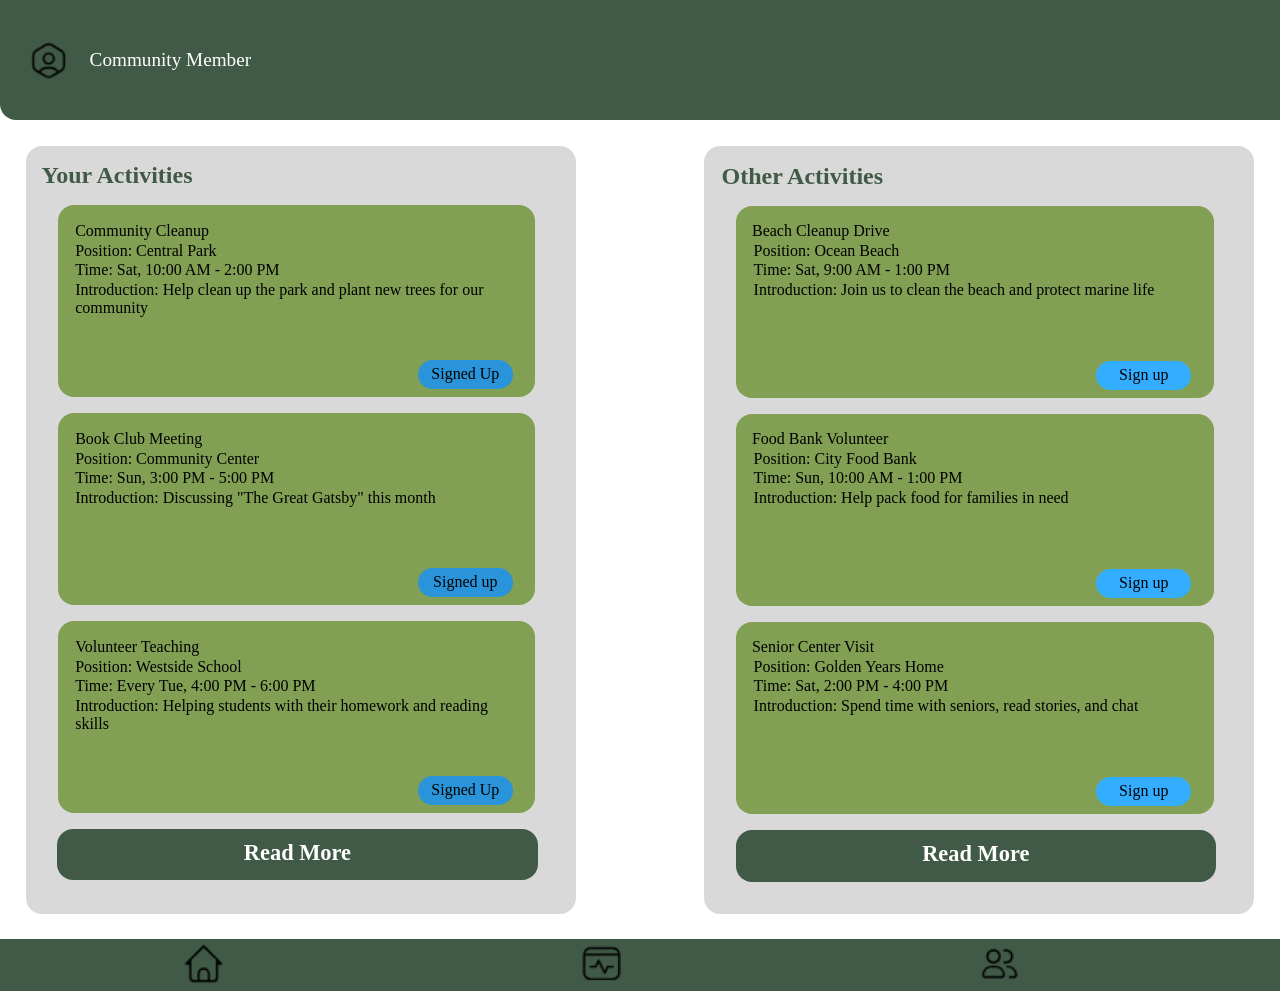
<file: homepage.html>
<!DOCTYPE html>
<html lang="en">
    <head>
        <meta charset="UTF-8">
        <link rel="stylesheet" href="homepage.css">
        <meta name="viewport" content="width=device-width, initial-scale=1.0">
    </head>
    <body>
        <div class="activities">
        <div class="head">
            <a href="sign.html" class="profile">
            <img src="images/user-hexagon.png" class="user">
            <p class="username" id="nameInput"></p>
            </a>
            <img src="images/cog.png" class="setting">
        </div>
        <div class="content-wrapper">
        <div class="UA">
            <li class="ya">Your Activities</li>
            <div class="yai">
                <p class="yai1">Community Cleanup</p>
                    <p class="activities-title">Position: Central Park</p>
                    <p class="yai3">Time: Sat, 10:00 AM - 2:00 PM</p>
                    <p>Introduction: Help clean up the park and plant new trees for our community</p>
                    <p class="signed">Signed Up</p>
            </div>
            <div class="ua1">
                <p class="activities-title">Book Club Meeting</p>
                    <p class="ua1p">Position: Community Center</p>
                    <p>Time: Sun, 3:00 PM - 5:00 PM</p>
                    <p>Introduction: Discussing "The Great Gatsby" this month</p>
                    <p class="signed">Signed up</p>
            </div>
            <div class="ua2">
                <p class="activities-title">Volunteer Teaching</p>
                    <p>Position: Westside School</p>
                    <p>Time: Every Tue, 4:00 PM - 6:00 PM</p>
                    <p>Introduction: Helping students with their homework and reading skills</p>
                    <p class="signed">Signed Up</p>
            </div>
            <li class="read-more">Read More</li>
        </div>
        <ul class="else">
            <p class="E-title">Other Activities</p>
            <div class="ea1">
                    <li class="activities-title">Beach Cleanup Drive</li>
                    <p>Position: Ocean Beach</p>
                    <p>Time: Sat, 9:00 AM - 1:00 PM</p>
                    <p>Introduction: Join us to clean the beach and protect marine life</p>
                    <p class="sign">Sign up</p>
                </div>
                
                <div class="ea2">
                    <li class="acticities-title">Food Bank Volunteer</li>
                    <p>Position: City Food Bank</p>
                    <p>Time: Sun, 10:00 AM - 1:00 PM</p>
                    <p>Introduction: Help pack food for families in need</p>
                    <p class="sign">Sign up</p>
                </div>
                
                <div class="ea3">
                    <li class="activities-title">Senior Center Visit</li>
                    <p>Position: Golden Years Home</p>
                    <p>Time: Sat, 2:00 PM - 4:00 PM</p>
                    <p>Introduction: Spend time with seniors, read stories, and chat</p>
                    <p class="sign">Sign up</p>
                </div>  
                <p class="read-more">Read More</p>
            </ul>
            </div>  
        </ul>
    </div>
</div>
        <div class="under">
            <img src="images/home-alt.png"class="st1" alt="Home">
            <img src="images/browser-activity.png" class="st2" alt="Activities">
            <a href="sign.html">
            <img src="images/group.png" class="st3" alt="Profile">
            </a>
        </div>
    <script>
        document.addEventListener('DOMContentLoaded', function() {
            const userNameElement = document.getElementById('nameInput');
            const userName = localStorage.getItem('username') || 'Community Member';
            userNameElement.textContent = userName;
        });
    </script>
    </body>

</html>
</file>
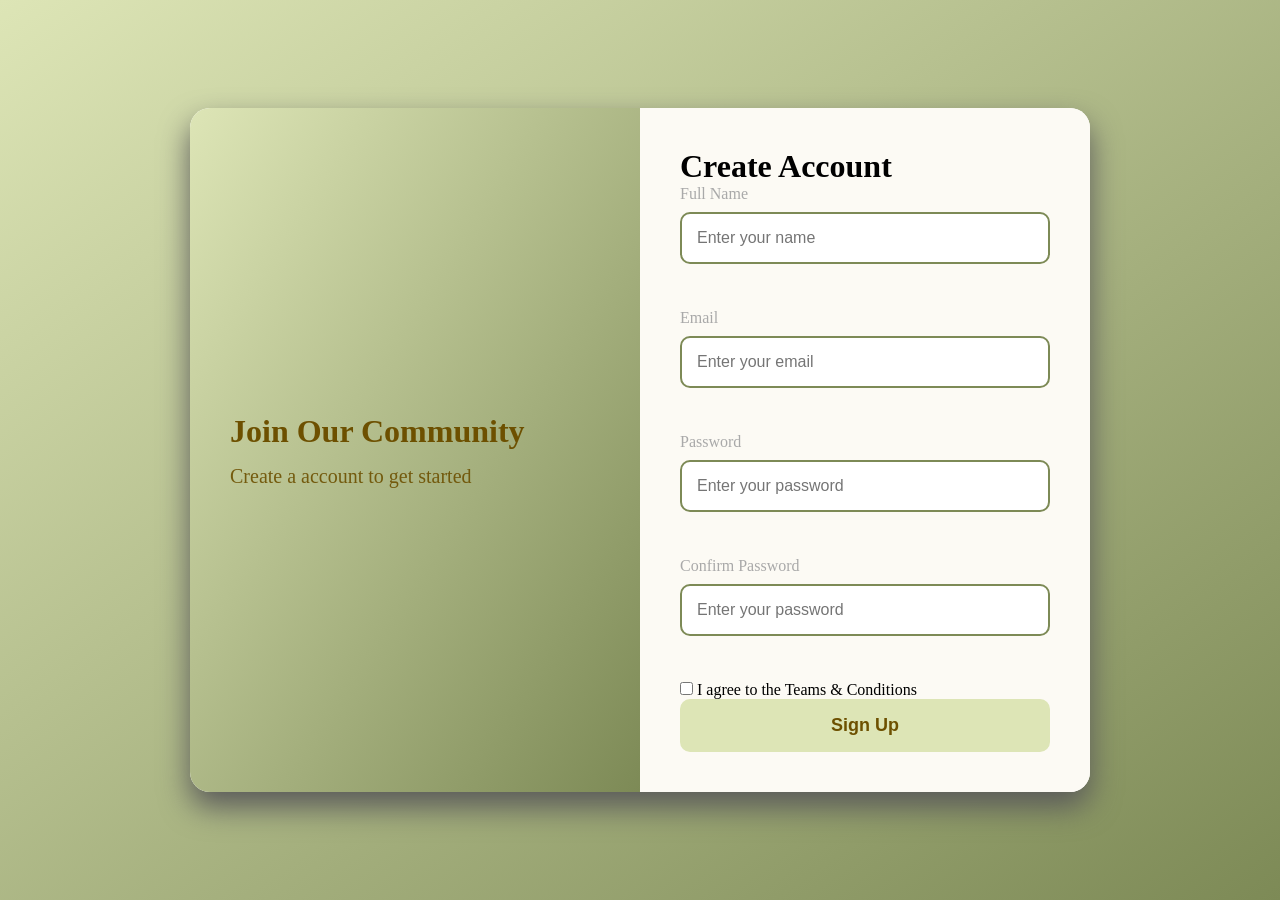
<file: sign.html>
<!DOCTYPE html>
<html lang="en">
<head>
    <meta charset="UTF-8">
    <meta name="viewport" content="width=device-width, initial-scale=1.0">
    <title>User Info Display</title>
    <style>
*{
    margin: 0;
    padding: 0;
    box-sizing: border-box;
}
body{
    background: linear-gradient(to bottom right,#DDE5B6 0%, #7D8A56 100%);
    height: 100vh;
    display: flex;
    align-items: center;
    justify-content: center;
    padding: 20px;
}
.container{
    display: flex;
    max-width: 900px;
    width: 100%;
    background-color: white;
    border-radius: 20px;
    overflow: hidden;
    box-shadow: 0 15px 30px rgb(90, 90, 90);
}
.welcome{
    flex: 1;
    background: linear-gradient(to bottom right,#DDE5B6 0%, #7D8A56 100%);
    color: #6D5000;
    padding: 40px;
    display: flex;
    flex-direction: column;
    justify-content: center;

}
.welcome h1{
    font-size: 32px;
    margin-bottom: 15px;
}
.welcome p{
    font-size: 20px;
    opacity: 0.9;
}
.form-side{
    flex: 1;
    padding: 40px;
    background-color: #FCFAF4;
}
.form-side h2{
    color: darkgray;
    margin-bottom: 30px;
    font-size: 25px;
}
.input-group{
    margin-bottom: 20px;
}
.input-group label{
    display: block;
    margin-bottom: 9px;
    color: darkgrey;
    font-weight: 500;
}
.input-group input{
    width: 100%;
    padding: 15px;
    border: 2px solid #7D8A56;
    border-radius: 10px;
    font-size: 16px;
    transition: border-color 0,3s;
}
.input-group input:focus{
    outline: none;
    border-color: #C1B149;
}
.error{
    color: red;
    font-size: 14px;
    margin-top: 5px;
    min-height: 20px;
}
.check-group{
    display: flex;
    align-items: center;
    gap: 10px;
    margin: 25px 0;
}
.check-group input{
    width: 18px;
    height: 18px;
}
.check-group label{
    color: #6D5000;
}
.submit-btn{
    width: 100%;
    padding: 16px;
    background-color: #DDE5B6;
    color: #6D5000;
    border: none;
    border-radius: 10px;
    font-size: 18px;
    font-weight: 600;
    cursor: pointer;
    transition: transform 0.2s, box-shadow 0.2s;
}
.submit-btn:hover{
    transform: translateY(-2px);
    box-shadow: 0 5px 15px rgb(90, 90, 90);
}
.success-message{
    display: none;
    background: #4cd137;
    color: white;
    padding: 15px;
    border-radius: 10px;
    text-align: center;
    margin-top: 20px;
    animation: slideIn 0.5s ease;
}
@media only screen and (max-width:600px) {
    body{
        max-height: 150%;
    }
    .container{
        display: block;
    }
    .welcome,.form-side{
        padding: 30px;
    }
    .welcome{
        text-align: center;
    }
}
    </style>
</head>
<body>
<div class="container">
    <div class="welcome">
        <h1>Join Our Community</h1>
        <p>Create a account to get started</p>
    </div>
    <div class="form-side">
        <h1>Create Account</h1>
        <form id="signupForm">
            <div class="input-group">
                <label for="name">Full Name</label>
                <input type="text" id="name" placeholder="Enter your name"required>
                <div class="error" id="nameError"></div>
            </div>
            <div class="input-group">
                <label for="email">Email</label>
                <input type="email" id="email" placeholder="Enter your email"required>
                <div class="error" id="emailError"></div>
            </div>
            <div class="input-group">
                <label for="password">Password</label>
                <input type="password" id="password" placeholder="Enter your password"required>
                <div class="error" id="passwordError"></div>
            </div>
            <div class="input-group">
                <label for="confirmPassword">Confirm Password</label>
                <input type="password" id="confirmPassword" placeholder="Enter your password"required>
                <div class="error" id="confirmError"></div>
            </div>
            <div class="checkbox-group">
                <input type="checkbox" id="terms" required>
                <label for="terms">I agree to the Teams & Conditions</label>
            </div>
            <button type="submit" class="submit-btn" href="homepage.html ">Sign Up</button>
        </form>
        <div class="success-message" id="successMessage">
            Account created successfully!
        </div>
    </div>
</div>
<script>

</script>

</body>
</html>
</file>
<file: homepage.css>
html, body {
    margin: 0;
    padding: 0;
    width: 100%;
    overflow-x: hidden;
}
p{
    margin: 0.1rem;
}
.head{
    width: 100%;
    height: 15vh;
    min-height: 80px;
    max-height: 120px;
    background-color:#405A47;
    border-radius: 0 0 16px 16px;
    display: flex;
    align-items: center;
    justify-content: space-between;
    padding: 0 1.5rem;
    position: relative;
    z-index: 10;
}
.profile{
        display: flex;
    align-items: center;
    gap: 1rem;
    text-decoration: none;
    color: white;
    transition: all 0.3s ease;
}
.user{
    width: 3rem;
    height: 3rem;
}
.username{
    font-size: 1.2rem;
    font-weight: 500;
    bottom: 1.3rem;
    color: white;
    text-decoration: none;
}
.setting{
    width: 3rem;
    height: 3rem;
    position: relative;
    left: 93%;
}
.ya, .E-title{
    font-size: 1.5rem;
    font-weight: 600;
    margin-bottom: 1.5rem;
    color: #405A47;
        margin-bottom: 0;
}
.ya, .yar{
    list-style: none;
}
.yar{
    position: relative;
    left:80%;
}
.UA{
    margin: 2%;
    background-color: #D9D9D9;
    height: 48rem;
    width: 43%;
    border-radius: 16px;
    padding: 1rem;
    box-sizing: border-box;
}
.yai, .ua1, .ua2{
    background-color: #82A054;
    width: 86%;
    height: 10rem;
    position: relative;
    border-radius: 16px;
    padding: 1rem;
    margin: 1rem;
}
.else{
    margin: 2%;
    background-color: #D9D9D9;
    height: 48rem;
    width: 43%;
    border-radius: 16px;
    padding: 1rem;
    list-style: none;
    box-sizing: border-box;
    position:relative;
    left:6%;
}
.ea1{
    background-color: #82A054;
    width: 86%;
    height: 10rem;
    position: relative;
    border-radius: 16px;
    padding: 1rem;
    margin: 1rem;
}
.ea2{
    background-color: #82A054;
    width: 86%;
    height: 10rem;
    position: relative;
    border-radius: 16px;
    padding: 1rem;
    margin: 1rem;
}
.ea3{
    background-color: #82A054;
    width: 86%;
    height: 10rem;
    position: relative;
    border-radius: 16px;
    padding: 1rem;
    margin: 1rem;
}
.under{
    width: 100%;
    height: 10%;
    background-color: #405A47;
    position: relative;
    border-radius: 16px,16px,0,0;
}
.activities{
    display: flex;
    flex-direction: column;
    width: 100%;
    height: auto;
}
.content-wrapper {
    display: flex;
    width: 100%;
    flex: 1;
}
.st1, .st2, .st3{
    width: 3rem;
    height: 3rem;
    margin-left: 14%;
    margin-right: 13%;
    position: relative;
    top: 15%;
}
.yai:hover,
.ua1:hover,
.ua2:hover,
.ea1:hover,
.ea2:hover,
.ea3:hover,
.read-more:hover{
    transform: translateY(-5px);
    box-shadow: 0 8px 24px rgba(0,0,0,0.15);
    transition: all 0.3s ease;
}
.signed{
    background-color:#2A94DA;
    width:20%;
    height: 15%;
    text-align: center;
    line-height:170%;
    position:absolute;
    left:75%;
    top:80%;
    border-radius: 15px;
}
.sign{
    background-color:#33ADFF;
    width:20%;
    height:15%;
    text-align: center;
    line-height:170%;
    position:absolute;
    left:75%;
    top:80%;
    border-radius: 15px;
}
.sign:hover{
    background-color:#2797E1;
        transition: all 0.3s ease;
        transform: translateY(-5px);
}
.read-more{
    list-style:none;
    width:92.7%;
    background-color:#405A47;
    height:7%;
    margin-left:3%;
    border-radius:16px;
    font-size:1.4rem;
    font-weight:600;
    text-align:center;
    line-height:2.1;
    color:white;
}
@media only screen and (max-width:600px) {
    .content-wrapper{
        display: block;
    }
    .setting{
        left: 87%;
    }
    .else, .UA{
        width: auto;
    }
    .UA{
        height: auto;
    }
    .else{
        left: 0%;
    }
    .ua1, .ua2{
        display: none;
    }
    .st1, .st2, .st3{
        margin-left: 17;
        margin-right: auto;
    }
}
</file>
